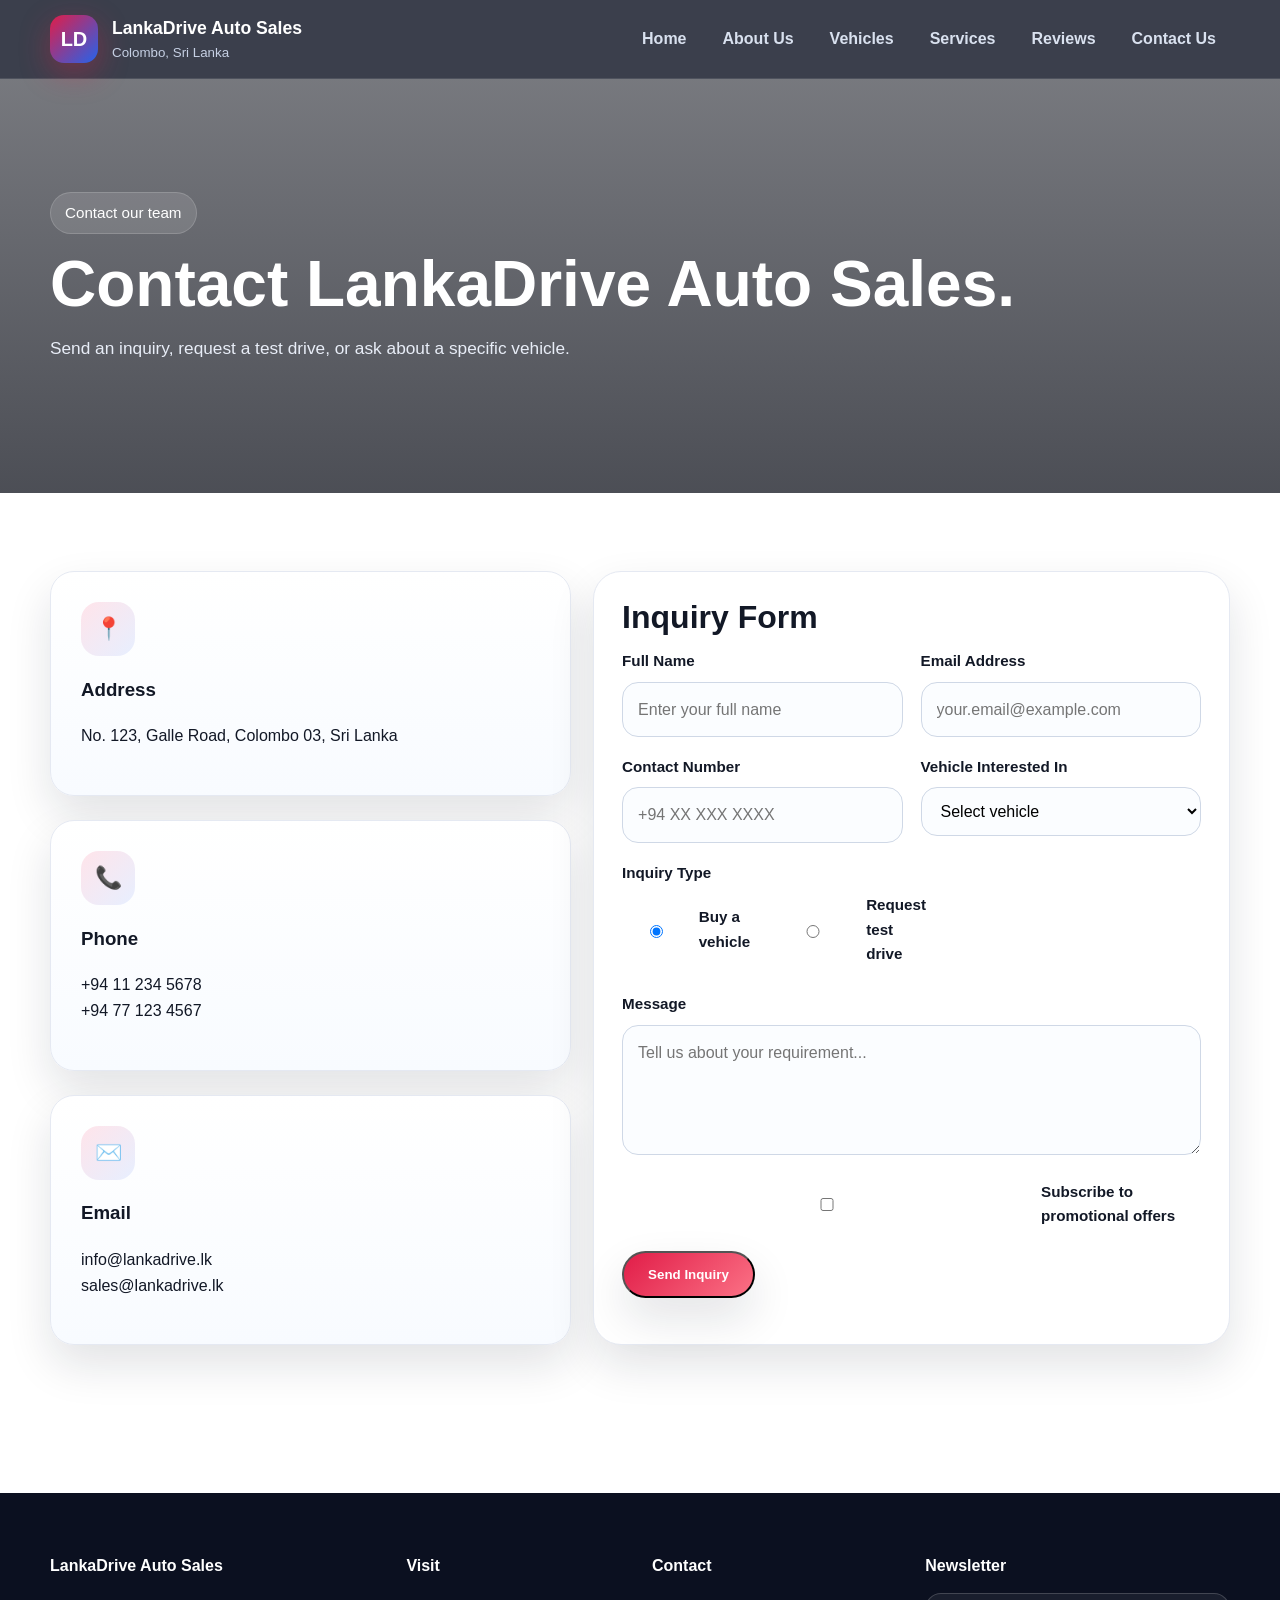
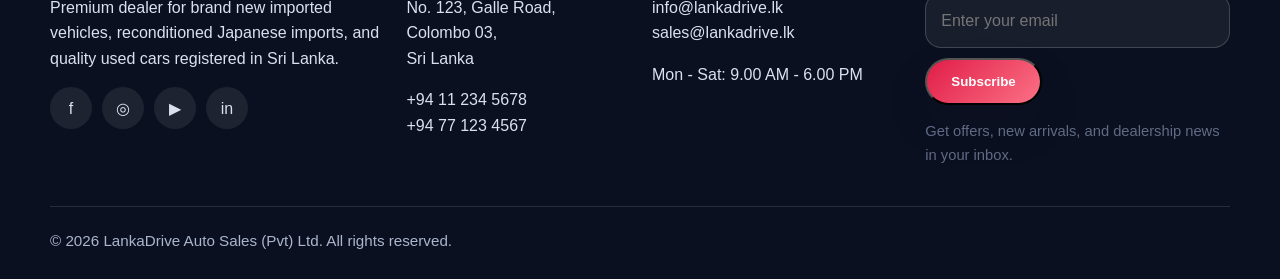
<file: contact.html>
<!doctype html>
<html lang="en">
  <head>
    <meta charset="UTF-8" />
    <meta name="viewport" content="width=device-width, initial-scale=1.0" />
    <title>LankaDrive Auto Sales - Contact Us</title>
    <link rel="stylesheet" href="css/style.css" />
  </head>
  <body>
    <header class="topbar">
      <div class="container nav">
        <a class="brand" href="index.html"
          ><div class="logo"><span>LD</span></div>
          <div class="brand-text">
            <strong>LankaDrive Auto Sales</strong
            ><small>Colombo, Sri Lanka</small>
          </div></a
        >
        <nav class="menu">
          <a href="index.html">Home</a><a href="about.html">About Us</a
          ><a href="vehicles.html">Vehicles</a
          ><a href="services.html">Services</a><a href="reviews.html">Reviews</a
          ><a href="contact.html">Contact Us</a>
        </nav>
      </div>
    </header>
    <section class="hero small">
      <div class="container">
        <span class="eyebrow">Contact our team</span>
        <h1>Contact LankaDrive Auto Sales.</h1>
        <p>
          Send an inquiry, request a test drive, or ask about a specific
          vehicle.
        </p>
      </div>
    </section>
    <section class="section">
      <div class="container contact-panel">
        <div class="grid">
          <div class="card info-card contact-card">
            <div class="icon">📍</div>
            <h3>Address</h3>
            <p>No. 123, Galle Road, Colombo 03, Sri Lanka</p>
          </div>
          <div class="card info-card contact-card">
            <div class="icon">📞</div>
            <h3>Phone</h3>
            <p>+94 11 234 5678<br />+94 77 123 4567</p>
          </div>
          <div class="card info-card contact-card">
            <div class="icon">✉️</div>
            <h3>Email</h3>
            <p>info@lankadrive.lk<br />sales@lankadrive.lk</p>
          </div>
        </div>
        <div class="form-card">
          <h2 class="section-title" style="font-size: 2rem">Inquiry Form</h2>
          <form>
            <div class="form-grid">
              <div>
                <label>Full Name</label
                ><input type="text" placeholder="Enter your full name" />
              </div>
              <div>
                <label>Email Address</label
                ><input type="email" placeholder="your.email@example.com" />
              </div>
              <div>
                <label>Contact Number</label
                ><input type="tel" placeholder="+94 XX XXX XXXX" />
              </div>
              <div>
                <label>Vehicle Interested In</label
                ><select>
                  <option>Select vehicle</option>
                  <option>Mercedes-Benz E-Class</option>
                  <option>BMW X5</option>
                  <option>Porsche 911</option>
                  <option>Audi Q7</option>
                  <option>Ferrari F8 Tributo</option>
                </select>
              </div>
            </div>
            <div style="margin-top: 18px">
              <label>Inquiry Type</label>
              <div class="choice-row">
                <label class="choice"
                  ><input type="radio" name="type" checked /> Buy a
                  vehicle</label
                ><label class="choice"
                  ><input type="radio" name="type" /> Request test drive</label
                >
              </div>
            </div>
            <div style="margin-top: 18px">
              <label>Message</label
              ><textarea
                placeholder="Tell us about your requirement..."
              ></textarea>
            </div>
            <div style="margin-top: 18px">
              <label class="choice"
                ><input type="checkbox" /> Subscribe to promotional
                offers</label
              >
            </div>
            <div style="margin-top: 22px">
              <button class="btn" type="submit">Send Inquiry</button>
            </div>
          </form>
        </div>
      </div>
    </section>
    <footer class="footer">
      <div class="container">
        <div class="footer-grid">
          <div>
            <h4>LankaDrive Auto Sales</h4>
            <p>
              Premium dealer for brand new imported vehicles, reconditioned
              Japanese imports, and quality used cars registered in Sri Lanka.
            </p>
            <div class="socials">
              <a href="#" aria-label="Facebook">f</a
              ><a href="#" aria-label="Instagram">◎</a
              ><a href="#" aria-label="YouTube">▶</a
              ><a href="#" aria-label="LinkedIn">in</a>
            </div>
          </div>
          <div>
            <h4>Visit</h4>
            <p>No. 123, Galle Road,<br />Colombo 03,<br />Sri Lanka</p>
            <p>
              <a href="tel:+94112345678">+94 11 234 5678</a><br /><a
                href="tel:+94771234567"
                >+94 77 123 4567</a
              >
            </p>
          </div>
          <div>
            <h4>Contact</h4>
            <p>
              <a href="mailto:info@lankadrive.lk">info@lankadrive.lk</a><br /><a
                href="mailto:sales@lankadrive.lk"
                >sales@lankadrive.lk</a
              >
            </p>
            <p>Mon - Sat: 9.00 AM - 6.00 PM</p>
          </div>
          <div>
            <h4>Newsletter</h4>
            <form class="newsletter">
              <input type="email" placeholder="Enter your email" /><button
                class="btn"
                type="submit"
              >
                Subscribe
              </button>
            </form>
            <p class="note">
              Get offers, new arrivals, and dealership news in your inbox.
            </p>
          </div>
        </div>
        <div class="copyright">
          © 2026 LankaDrive Auto Sales (Pvt) Ltd. All rights reserved.
        </div>
      </div>
    </footer>
  </body>
</html>
</file>
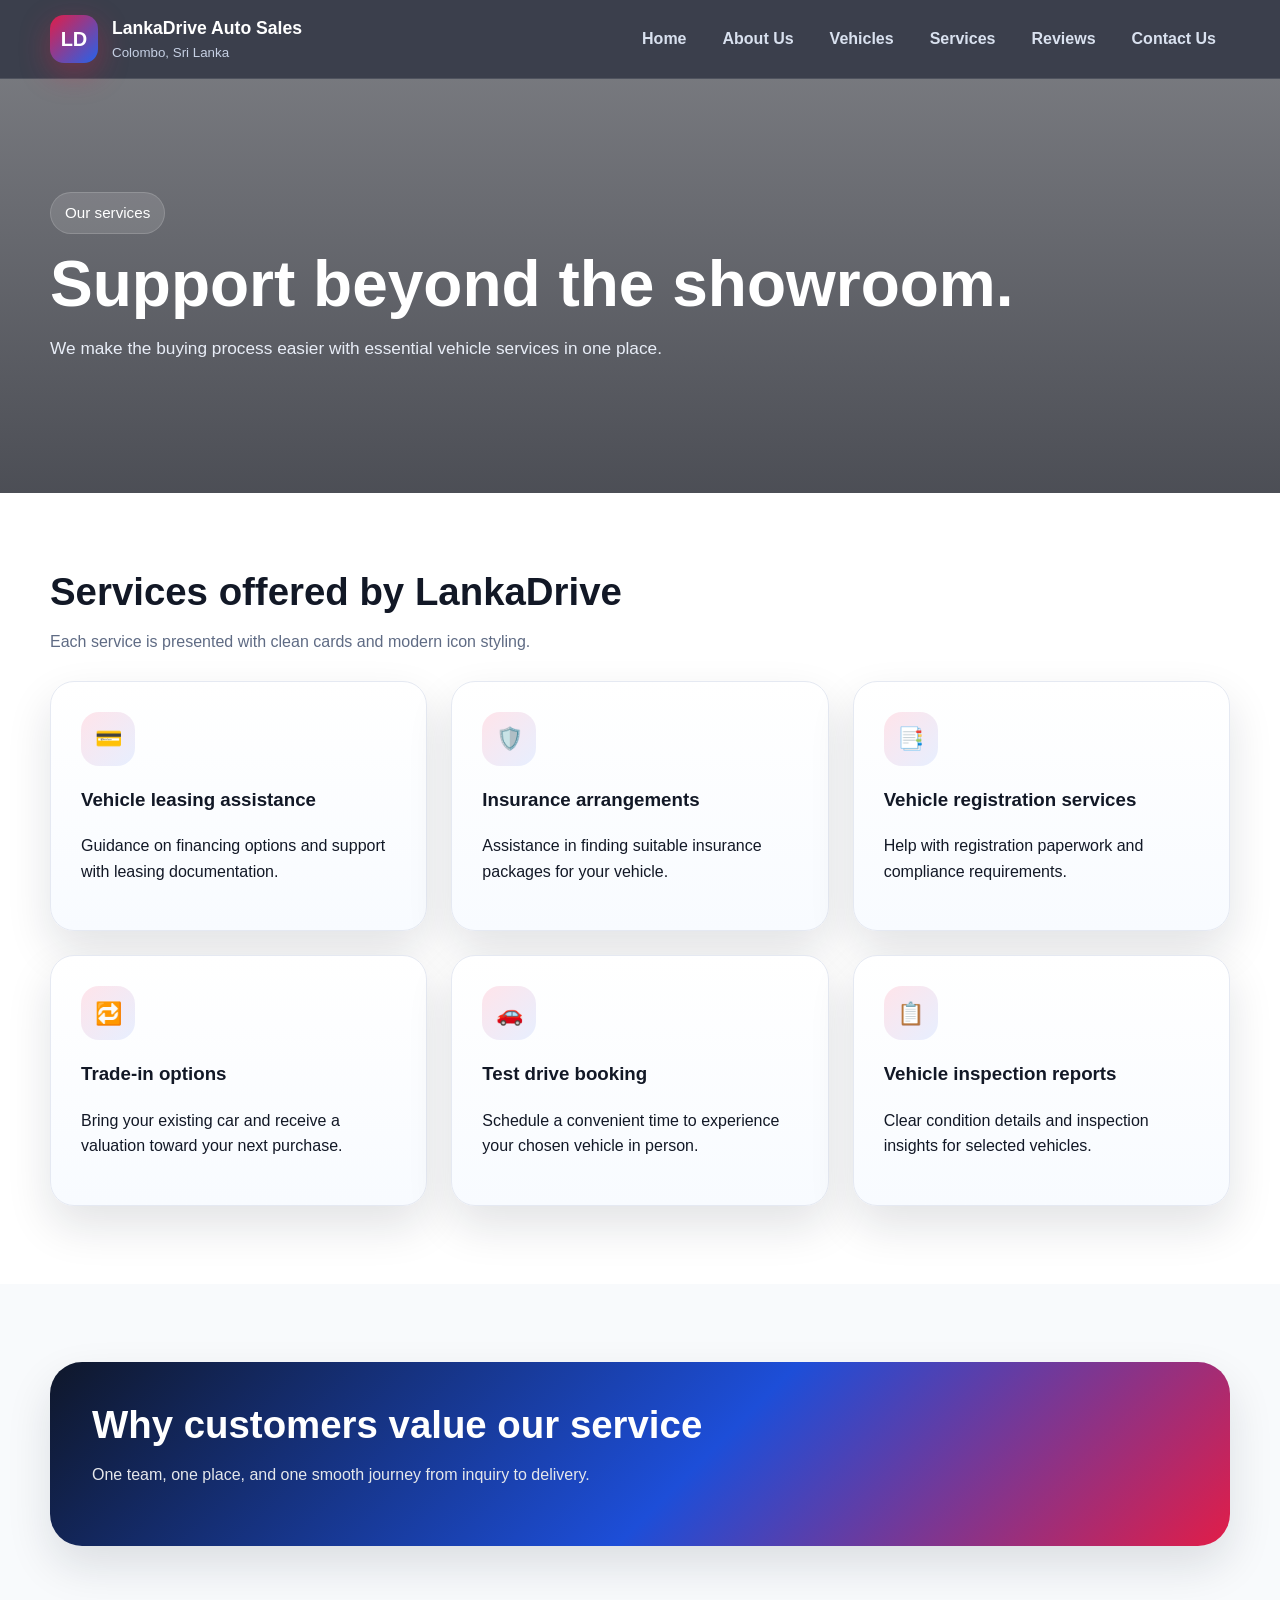
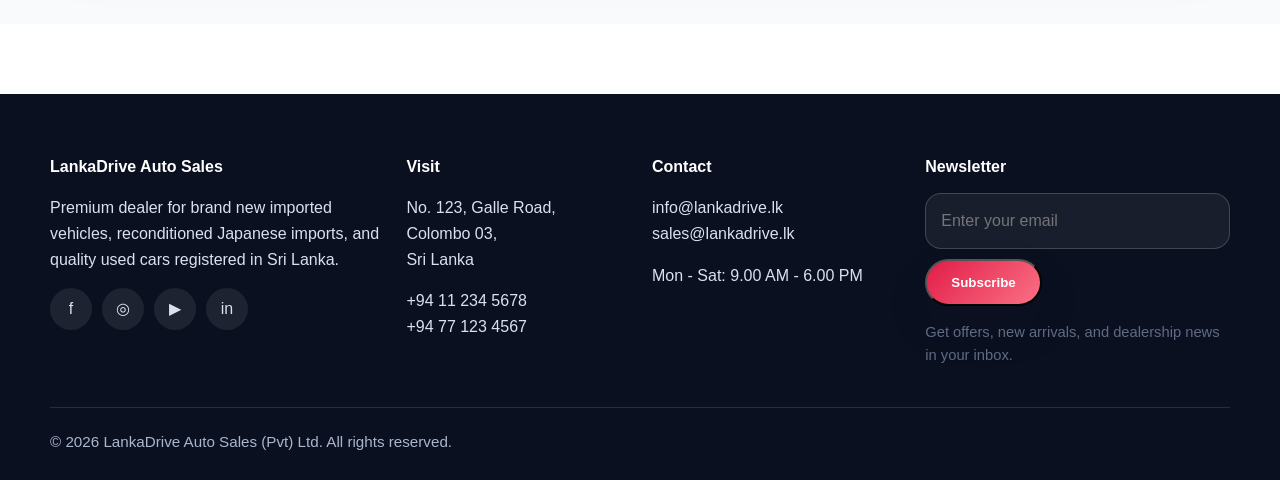
<file: services.html>
<!DOCTYPE html><html lang="en"><head><meta charset="UTF-8"><meta name="viewport" content="width=device-width, initial-scale=1.0"><title>LankaDrive Auto Sales - Services</title><link rel="stylesheet" href="css/style.css"></head><body><header class="topbar"><div class="container nav"><a class="brand" href="index.html"><div class="logo"><span>LD</span></div><div class="brand-text"><strong>LankaDrive Auto Sales</strong><small>Colombo, Sri Lanka</small></div></a><nav class="menu"><a href="index.html">Home</a><a href="about.html">About Us</a><a href="vehicles.html">Vehicles</a><a href="services.html">Services</a><a href="reviews.html">Reviews</a><a href="contact.html">Contact Us</a></nav></div></header><section class="hero small"><div class="container"><span class="eyebrow">Our services</span><h1>Support beyond the showroom.</h1><p>We make the buying process easier with essential vehicle services in one place.</p></div></section><section class="section"><div class="container"><h2 class="section-title">Services offered by LankaDrive</h2><p class="section-subtitle">Each service is presented with clean cards and modern icon styling.</p><div class="grid grid-3" style="margin-top:26px"><div class="card info-card service-card"><div class="icon">💳</div><h3>Vehicle leasing assistance</h3><p>Guidance on financing options and support with leasing documentation.</p></div><div class="card info-card service-card"><div class="icon">🛡️</div><h3>Insurance arrangements</h3><p>Assistance in finding suitable insurance packages for your vehicle.</p></div><div class="card info-card service-card"><div class="icon">📑</div><h3>Vehicle registration services</h3><p>Help with registration paperwork and compliance requirements.</p></div><div class="card info-card service-card"><div class="icon">🔁</div><h3>Trade-in options</h3><p>Bring your existing car and receive a valuation toward your next purchase.</p></div><div class="card info-card service-card"><div class="icon">🚗</div><h3>Test drive booking</h3><p>Schedule a convenient time to experience your chosen vehicle in person.</p></div><div class="card info-card service-card"><div class="icon">📋</div><h3>Vehicle inspection reports</h3><p>Clear condition details and inspection insights for selected vehicles.</p></div></div></div></section><section class="section" style="background:#f8fafc"><div class="container promo"><h2 class="section-title" style="color:#fff">Why customers value our service</h2><p style="color:#e5e7eb">One team, one place, and one smooth journey from inquiry to delivery.</p></div></section><footer class="footer"><div class="container"><div class="footer-grid"><div><h4>LankaDrive Auto Sales</h4><p>Premium dealer for brand new imported vehicles, reconditioned Japanese imports, and quality used cars registered in Sri Lanka.</p><div class="socials"><a href="#" aria-label="Facebook">f</a><a href="#" aria-label="Instagram">◎</a><a href="#" aria-label="YouTube">▶</a><a href="#" aria-label="LinkedIn">in</a></div></div><div><h4>Visit</h4><p>No. 123, Galle Road,<br>Colombo 03,<br>Sri Lanka</p><p><a href="tel:+94112345678">+94 11 234 5678</a><br><a href="tel:+94771234567">+94 77 123 4567</a></p></div><div><h4>Contact</h4><p><a href="mailto:info@lankadrive.lk">info@lankadrive.lk</a><br><a href="mailto:sales@lankadrive.lk">sales@lankadrive.lk</a></p><p>Mon - Sat: 9.00 AM - 6.00 PM</p></div><div><h4>Newsletter</h4><form class="newsletter"><input type="email" placeholder="Enter your email"><button class="btn" type="submit">Subscribe</button></form><p class="note">Get offers, new arrivals, and dealership news in your inbox.</p></div></div><div class="copyright">© 2026 LankaDrive Auto Sales (Pvt) Ltd. All rights reserved.</div></div></footer></body></html>
</file>
<file: css/style.css>
:root {
  --bg: #0b1020;
  --bg-soft: #10182e;
  --card: #ffffff;
  --text: #121826;
  --muted: #5f6b84;
  --line: #e5e9f2;
  --primary: #e11d48;
  --primary-dark: #be123c;
  --accent: #2563eb;
  --light: #f8fafc;
  --shadow: 0 20px 45px rgba(16, 24, 40, 0.12);
  --radius: 24px;
}
* {
  box-sizing: border-box;
}
html {
  scroll-behavior: smooth;
}
body {
  margin: 0;
  font-family:
    Inter,
    Segoe UI,
    Roboto,
    Arial,
    sans-serif;
  color: var(--text);
  background: #fff;
  line-height: 1.6;
}
a {
  text-decoration: none;
  color: inherit;
}
img {
  max-width: 100%;
  display: block;
}
.container {
  width: min(1180px, calc(100% - 32px));
  margin-inline: auto;
}
.btn,
.btn-outline {
  display: inline-flex;
  align-items: center;
  justify-content: center;
  gap: 10px;
  padding: 14px 24px;
  border-radius: 999px;
  font-weight: 700;
  transition: 0.25s ease;
  box-shadow: var(--shadow);
}
.btn {
  background: linear-gradient(135deg, var(--primary), #fb7185);
  color: #fff;
}
.btn:hover {
  transform: translateY(-2px);
  background: linear-gradient(135deg, var(--primary-dark), var(--primary));
}
.btn-outline {
  border: 1px solid rgba(255, 255, 255, 0.35);
  color: #fff;
  background: rgba(255, 255, 255, 0.08);
  backdrop-filter: blur(14px);
}
.btn-outline.dark {
  color: var(--text);
  border-color: #cad2e0;
  background: #fff;
}
.btn-outline:hover,
.link-btn:hover {
  transform: translateY(-2px);
}
.section {
  padding: 78px 0;
}
.section-title {
  font-size: clamp(2rem, 3vw, 3rem);
  line-height: 1.1;
  margin: 0 0 14px;
}
.section-subtitle {
  color: var(--muted);
  max-width: 720px;
}
.topbar {
  position: sticky;
  top: 0;
  z-index: 50;
  background: rgba(11, 16, 32, 0.8);
  backdrop-filter: blur(14px);
  border-bottom: 1px solid rgba(255, 255, 255, 0.1);
}
.nav {
  display: flex;
  align-items: center;
  justify-content: space-between;
  min-height: 78px;
  gap: 20px;
}
.brand {
  display: flex;
  align-items: center;
  gap: 14px;
  color: #fff;
}
.logo {
  width: 48px;
  height: 48px;
  border-radius: 14px;
  background: linear-gradient(135deg, var(--primary), var(--accent));
  display: grid;
  place-items: center;
  box-shadow: 0 10px 30px rgba(225, 29, 72, 0.35);
}
.logo span {
  font-size: 20px;
  font-weight: 800;
  color: #fff;
}
.brand-text strong {
  display: block;
  font-size: 1.1rem;
}
.brand-text small {
  display: block;
  color: #c6d0e4;
}
.menu {
  display: flex;
  flex-wrap: wrap;
  gap: 8px;
}
.menu a {
  color: #d9e1ef;
  padding: 10px 14px;
  border-radius: 999px;
  font-weight: 600;
}
.menu a:hover,
.menu a.active {
  background: rgba(255, 255, 255, 0.12);
  color: #fff;
}
.hero {
  position: relative;
  min-height: 80vh;
  display: grid;
  align-items: center;
  color: #fff;
  background:
    linear-gradient(rgba(7, 10, 20, 0.55), rgba(7, 10, 20, 0.72)),
    url("../images/hero.jpg") center/cover no-repeat;
}
.hero.small {
  min-height: 46vh;
  background-image:
    linear-gradient(rgba(7, 10, 20, 0.55), rgba(7, 10, 20, 0.72)),
    url("../images/about-hero.jpg");
}
.hero-grid {
  display: grid;
  grid-template-columns: 1.15fr 0.85fr;
  gap: 28px;
  padding: 72px 0;
}
.hero-card {
  padding: 26px;
  border-radius: 28px;
  background: rgba(255, 255, 255, 0.1);
  border: 1px solid rgba(255, 255, 255, 0.15);
  backdrop-filter: blur(14px);
}
.eyebrow {
  display: inline-flex;
  gap: 10px;
  align-items: center;
  padding: 8px 14px;
  background: rgba(255, 255, 255, 0.12);
  border: 1px solid rgba(255, 255, 255, 0.16);
  border-radius: 999px;
  font-size: 0.95rem;
}
.hero h1 {
  font-size: clamp(2.5rem, 5vw, 5.2rem);
  line-height: 1.02;
  margin: 18px 0;
}
.hero p {
  max-width: 660px;
  color: #e8edf7;
  font-size: 1.08rem;
}
.hero-stats {
  display: grid;
  grid-template-columns: repeat(3, 1fr);
  gap: 14px;
  margin-top: 28px;
}
.stat {
  padding: 18px;
  border-radius: 20px;
  background: rgba(255, 255, 255, 0.09);
  border: 1px solid rgba(255, 255, 255, 0.12);
  text-align: center;
}
.stat strong {
  display: block;
  font-size: 1.55rem;
}
.grid {
  display: grid;
  gap: 24px;
}
.grid-3 {
  grid-template-columns: repeat(3, 1fr);
}
.grid-4 {
  grid-template-columns: repeat(4, 1fr);
}
.grid-2 {
  grid-template-columns: repeat(2, 1fr);
}
.card {
  background: var(--card);
  border: 1px solid var(--line);
  border-radius: var(--radius);
  box-shadow: var(--shadow);
  overflow: hidden;
}
.card-body {
  padding: 24px;
}
.info-card {
  padding: 30px;
  background: linear-gradient(180deg, #fff, #f8fbff);
}
.icon {
  width: 54px;
  height: 54px;
  border-radius: 18px;
  background: linear-gradient(135deg, #ffe4ea, #e7efff);
  display: grid;
  place-items: center;
  font-size: 22px;
  margin-bottom: 14px;
}
.vehicle-card img,
.gallery img,
.split img,
.review-media img {
  height: 250px;
  width: 100%;
  object-fit: cover;
}
.vehicle-card:hover {
  transform: translateY(-6px);
}
.vehicle-card,
.info-card,
.service-card,
.review-card,
.contact-card {
  transition: 0.28s ease;
}
.vehicle-meta {
  display: grid;
  grid-template-columns: repeat(2, 1fr);
  gap: 10px;
  padding: 16px 0;
  border-top: 1px solid var(--line);
  border-bottom: 1px solid var(--line);
  margin: 16px 0;
}
.vehicle-meta div {
  font-size: 0.95rem;
  color: var(--muted);
}
.price {
  font-size: 1.7rem;
  color: var(--primary);
  font-weight: 800;
}
.promo {
  background: linear-gradient(135deg, #0f172a, #1d4ed8 55%, #e11d48);
  color: #fff;
  border-radius: 32px;
  padding: 42px;
  box-shadow: var(--shadow);
}
.gallery {
  display: grid;
  grid-template-columns: 2fr 1fr 1fr;
  gap: 16px;
}
.gallery .tall {
  grid-row: span 2;
  height: 100%;
}
.gallery .tall img {
  height: 100%;
}
.split {
  display: grid;
  grid-template-columns: 1fr 1fr;
  gap: 34px;
  align-items: center;
}
.chips {
  display: flex;
  flex-wrap: wrap;
  gap: 12px;
  margin-top: 22px;
}
.chip {
  padding: 10px 14px;
  border-radius: 999px;
  background: #f2f6fc;
  border: 1px solid #dbe3ef;
  color: #334155;
  font-weight: 600;
}
.filters {
  display: flex;
  flex-wrap: wrap;
  gap: 14px;
  margin-top: -28px;
  position: relative;
  z-index: 2;
}
.filters select {
  padding: 14px 16px;
  border-radius: 16px;
  border: 1px solid var(--line);
  background: #fff;
  min-width: 170px;
  color: #475569;
}
.review-stars {
  color: #f59e0b;
  font-size: 1.1rem;
  letter-spacing: 2px;
}
.review-media {
  display: grid;
  grid-template-columns: 1fr 1fr;
  gap: 22px;
}
.form-card {
  padding: 28px;
  background: #fff;
  border: 1px solid var(--line);
  border-radius: 28px;
  box-shadow: var(--shadow);
}
.form-grid {
  display: grid;
  grid-template-columns: repeat(2, 1fr);
  gap: 18px;
}
label {
  font-weight: 700;
  font-size: 0.95rem;
  display: block;
  margin-bottom: 8px;
}
input,
select,
textarea {
  width: 100%;
  padding: 14px 15px;
  border-radius: 16px;
  border: 1px solid #cfd8e6;
  background: #fbfdff;
  font: inherit;
}
textarea {
  min-height: 130px;
  resize: vertical;
}
input:focus,
select:focus,
textarea:focus {
  outline: none;
  border-color: #f43f5e;
  box-shadow: 0 0 0 4px rgba(244, 63, 94, 0.12);
}
.choice-row {
  display: flex;
  flex-wrap: wrap;
  gap: 18px;
  margin-top: 8px;
}
.choice {
  display: flex;
  align-items: center;
  gap: 10px;
}
.contact-panel {
  display: grid;
  grid-template-columns: 0.9fr 1.1fr;
  gap: 22px;
}
.footer {
  background: var(--bg);
  color: #d9e1ef;
  padding: 60px 0 26px;
  margin-top: 70px;
}
.footer-grid {
  display: grid;
  grid-template-columns: 1.2fr 0.8fr 0.9fr 1.1fr;
  gap: 24px;
}
.footer h4 {
  color: #fff;
  margin: 0 0 14px;
}
.footer a {
  color: #d9e1ef;
}
.footer a:hover {
  color: #fff;
}
.socials {
  display: flex;
  gap: 10px;
  margin-top: 16px;
}
.socials a {
  width: 42px;
  height: 42px;
  border-radius: 50%;
  display: grid;
  place-items: center;
  background: rgba(255, 255, 255, 0.08);
}
.newsletter {
  display: flex;
  gap: 10px;
  flex-wrap: wrap;
}
.newsletter input {
  background: rgba(255, 255, 255, 0.06);
  border-color: rgba(255, 255, 255, 0.18);
  color: #fff;
}
.copyright {
  margin-top: 24px;
  padding-top: 22px;
  border-top: 1px solid rgba(255, 255, 255, 0.12);
  color: #aab6cc;
  font-size: 0.95rem;
}
.badge {
  display: inline-block;
  padding: 7px 12px;
  background: #fff1f2;
  color: var(--primary);
  font-weight: 700;
  border-radius: 999px;
  font-size: 0.88rem;
}
.link-btn {
  display: inline-flex;
  align-items: center;
  gap: 8px;
  color: var(--text);
  font-weight: 700;
}
.note {
  font-size: 0.92rem;
  color: var(--muted);
}
@media (max-width: 980px) {
  .hero-grid,
  .split,
  .contact-panel,
  .footer-grid,
  .grid-4,
  .grid-3,
  .grid-2,
  .review-media,
  .form-grid {
    grid-template-columns: 1fr;
  }
  .gallery {
    grid-template-columns: 1fr 1fr;
  }
  .gallery .tall {
    grid-row: auto;
  }
}
@media (max-width: 720px) {
  .menu {
    display: none;
  }
  .hero {
    min-height: 72vh;
  }
  .section {
    padding: 64px 0;
  }
  .hero-stats {
    grid-template-columns: 1fr;
  }
  .gallery {
    grid-template-columns: 1fr;
  }
  .filters {
    margin-top: 18px;
  }
}
</file>
